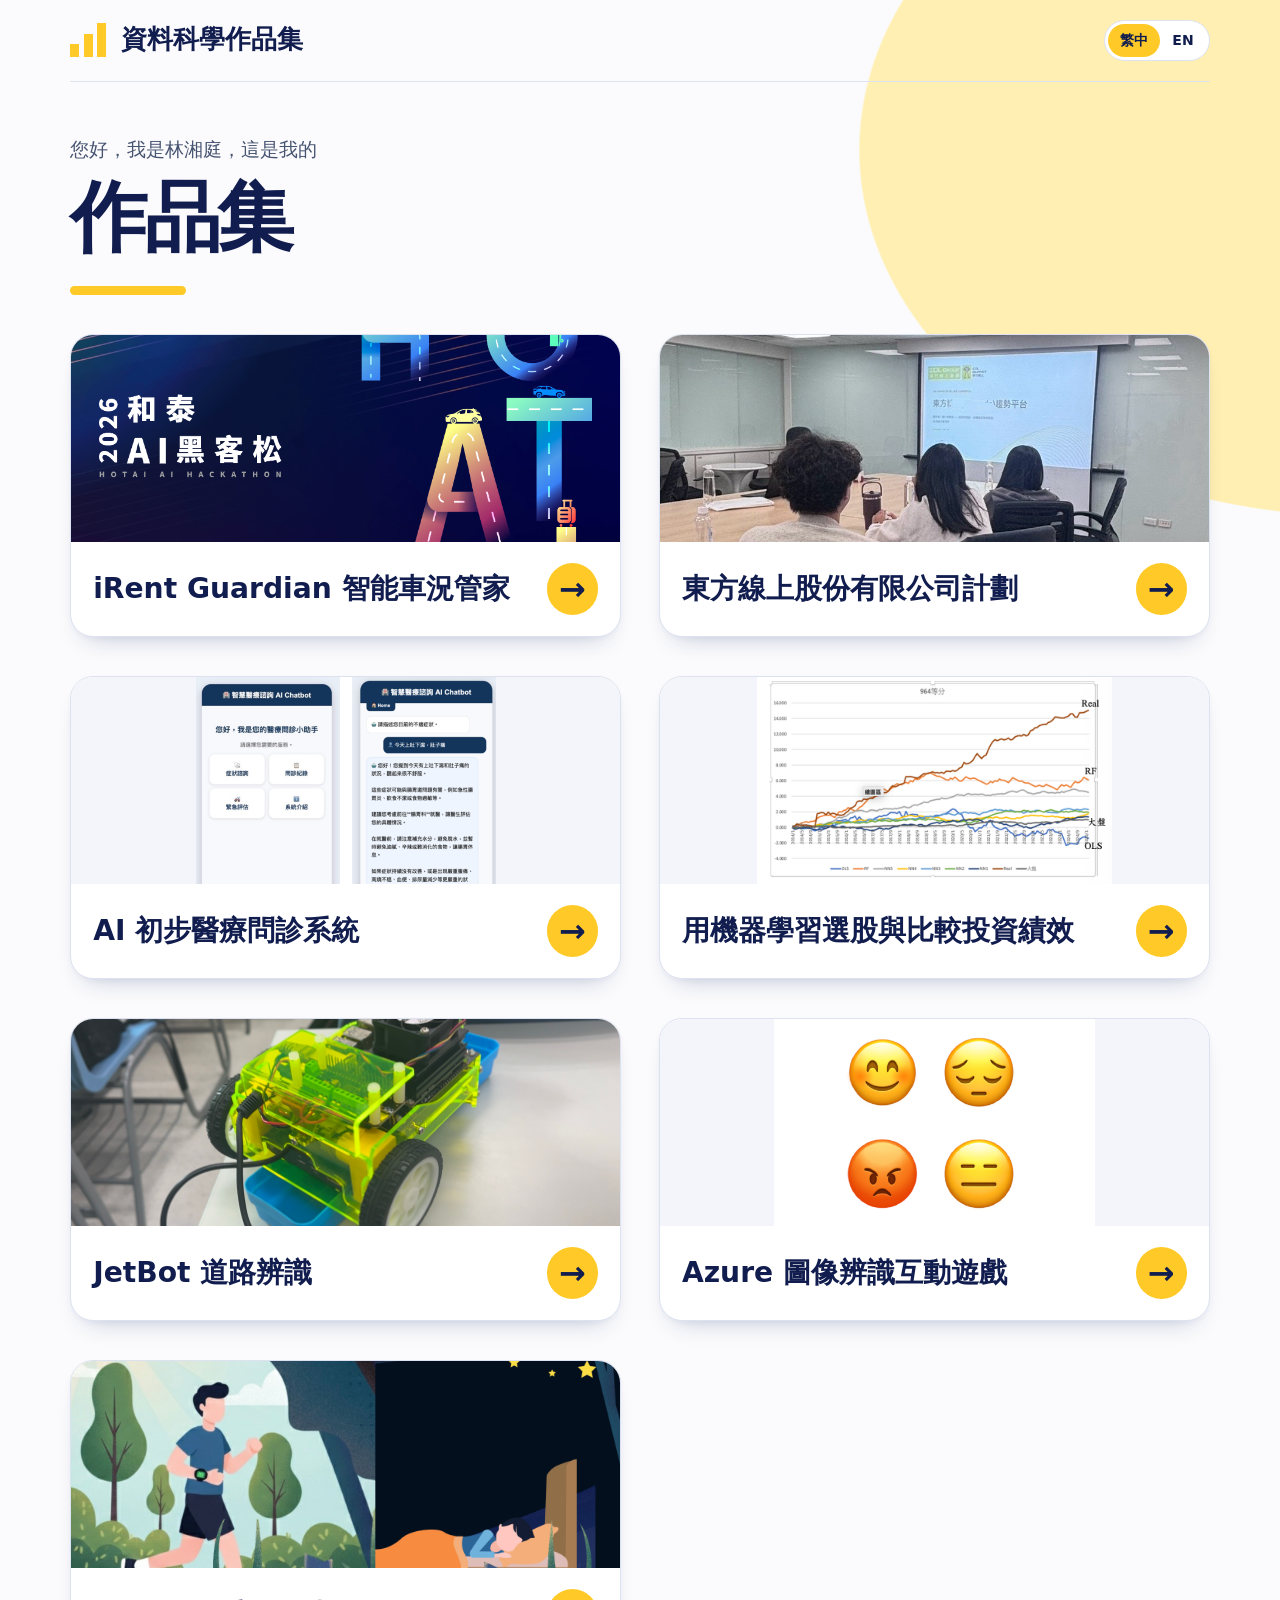
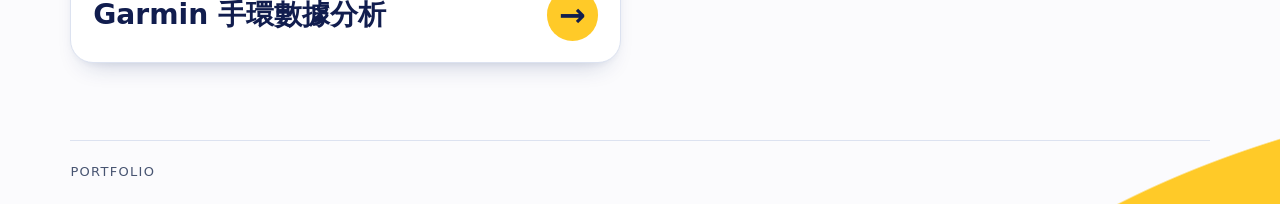
<file: index.html>
<!doctype html>
<html lang="zh-Hant"><head><meta charset="utf-8"><meta name="viewport" content="width=device-width,initial-scale=1"><meta name="description" content="作品集｜AI、機器學習與互動專題作品集"><meta name="color-scheme" content="light"><title>作品集 | PROJECTS</title><link rel="icon" href="assets/favicon.png" type="image/png"><link rel="stylesheet" href="assets/style.css?v=navy1"><script defer src="assets/projects.js"></script><script defer src="assets/app.js"></script></head>
<body><a class="skip" href="#main">跳至作品內容</a><header><a class="brand" href="index.html" aria-label="Projects home"><i aria-hidden="true"></i>PORTFOLIO / 作品集</a><div class="languages" role="group" aria-label="Language / 語言"><button type="button" data-lang="zh" aria-pressed="true" lang="zh-Hant">繁中</button><button type="button" data-lang="en" aria-pressed="false" lang="en">EN</button></div></header><main id="main"><noscript>請啟用 JavaScript 以瀏覽專題作品。Please enable JavaScript to view projects.</noscript></main><footer></footer></body></html>
</file>
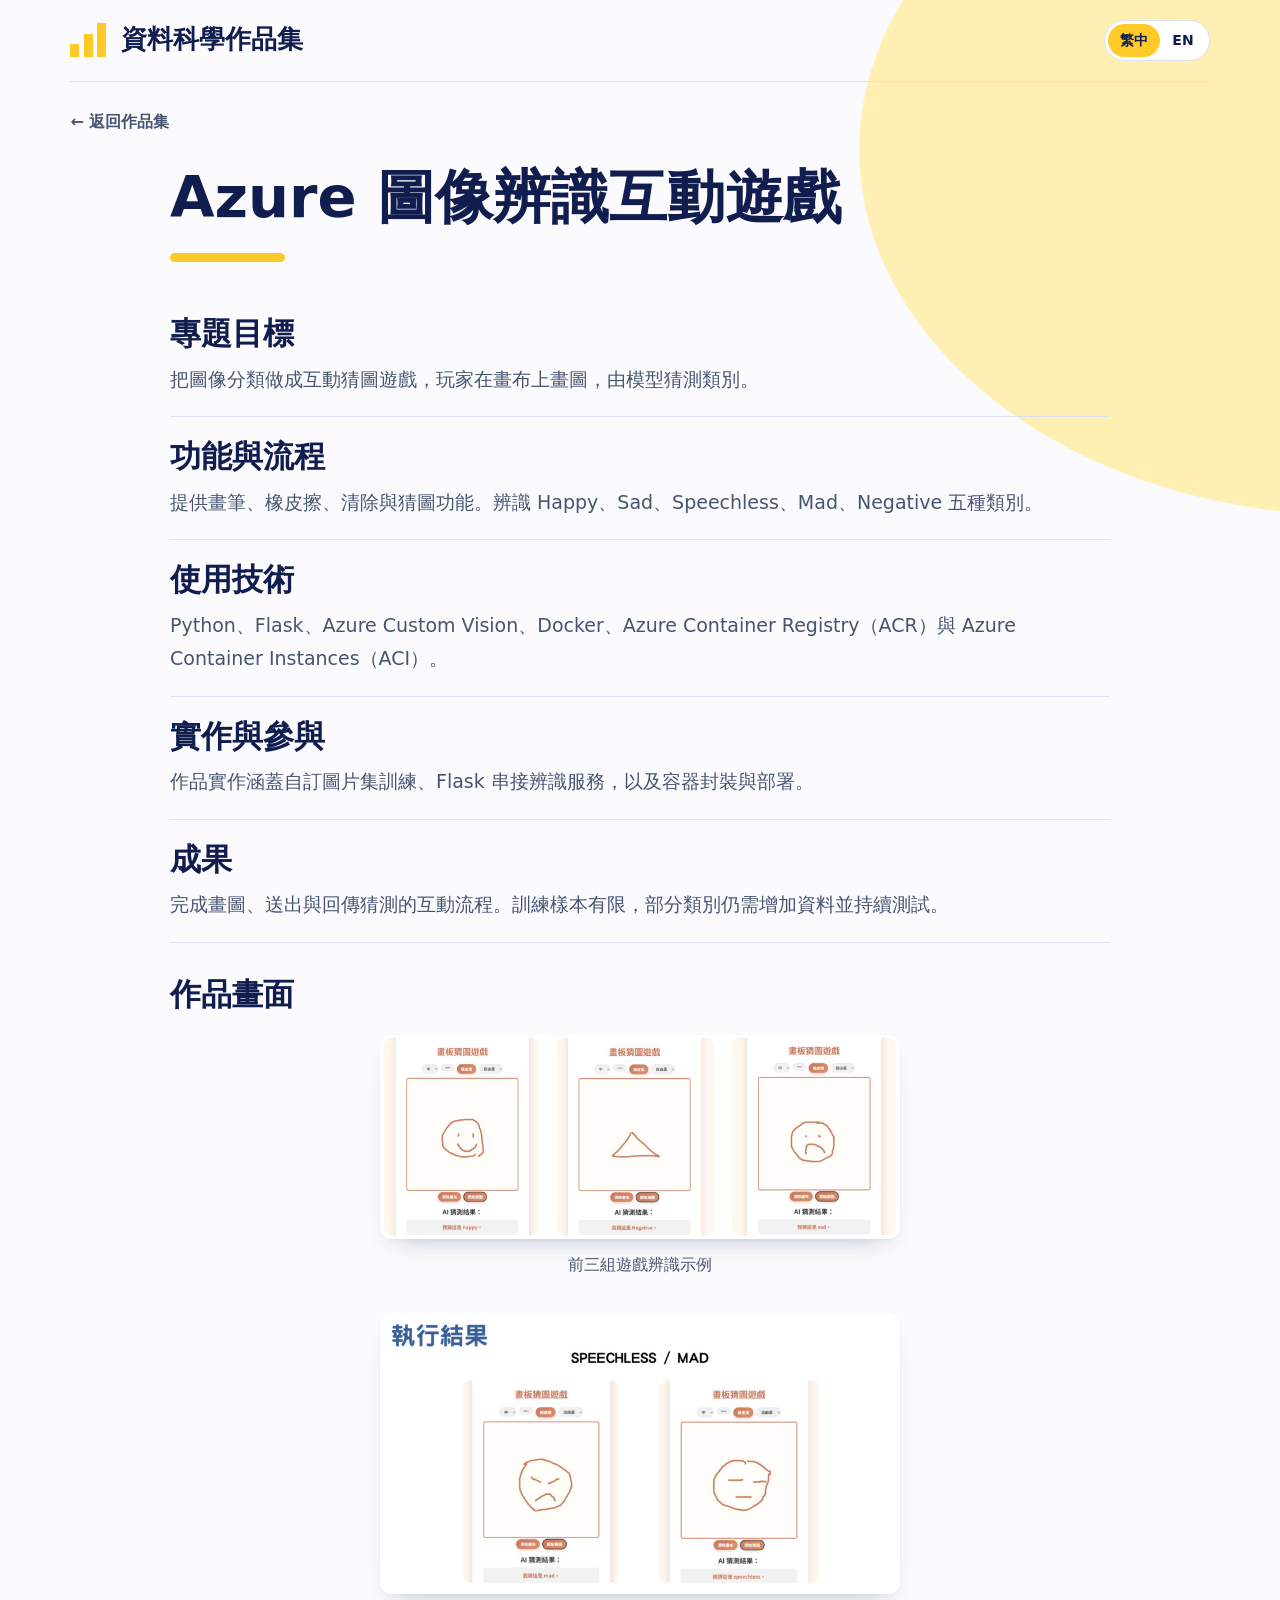
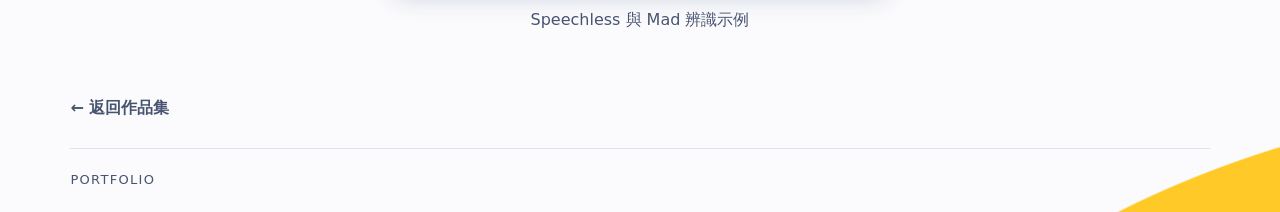
<file: projects/azure-game.html>
<!doctype html>
<html lang="zh-Hant"><head><meta charset="utf-8"><meta name="viewport" content="width=device-width,initial-scale=1"><meta name="description" content="Azure 圖像辨識互動遊戲｜AI、機器學習與互動專題作品集"><meta name="color-scheme" content="light"><title>Azure 圖像辨識互動遊戲 | PROJECTS</title><link rel="icon" href="../assets/favicon.png" type="image/png"><link rel="stylesheet" href="../assets/style.css?v=navy1"><script defer src="../assets/projects.js"></script><script defer src="../assets/app.js"></script></head>
<body data-project="azure-game"><a class="skip" href="#main">跳至作品內容</a><header><a class="brand" href="../index.html" aria-label="Projects home"><i aria-hidden="true"></i>PORTFOLIO / 作品集</a><div class="languages" role="group" aria-label="Language / 語言"><button type="button" data-lang="zh" aria-pressed="true" lang="zh-Hant">繁中</button><button type="button" data-lang="en" aria-pressed="false" lang="en">EN</button></div></header><main id="main"><noscript>請啟用 JavaScript 以瀏覽專題作品。Please enable JavaScript to view projects.</noscript></main><footer></footer></body></html>
</file>
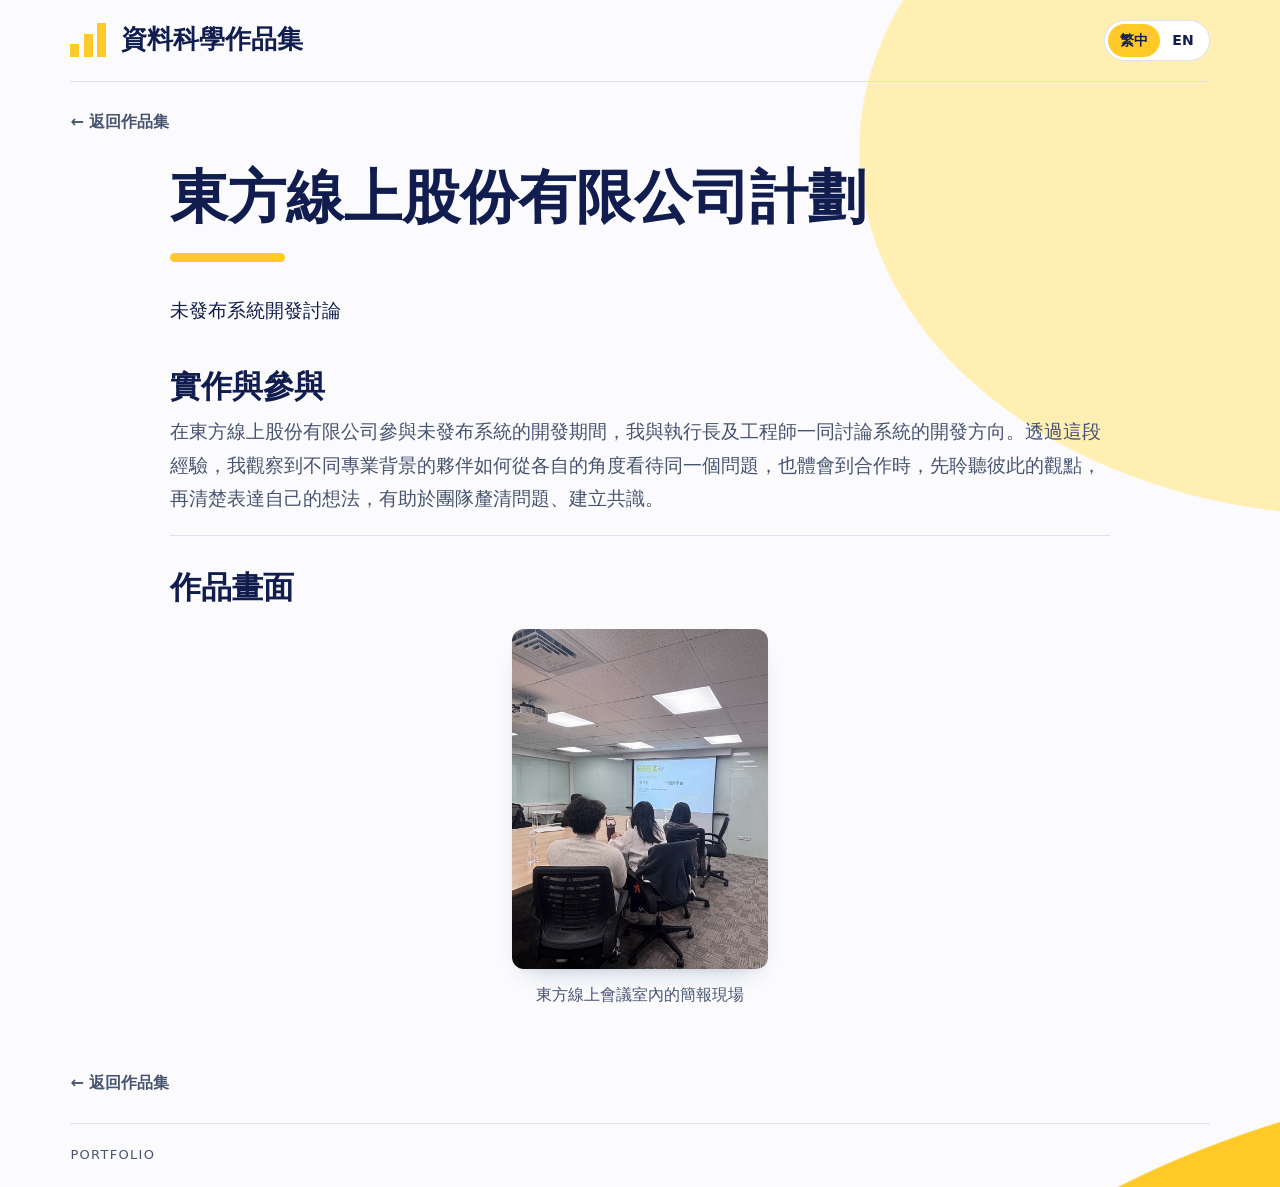
<file: projects/eastern-online.html>
<!doctype html>
<html lang="zh-Hant"><head><meta charset="utf-8"><meta name="viewport" content="width=device-width,initial-scale=1"><meta name="description" content="東方線上股份有限公司計劃｜AI、機器學習與互動專題作品集"><meta name="color-scheme" content="light"><title>東方線上股份有限公司計劃 | PROJECTS</title><link rel="icon" href="../assets/favicon.png" type="image/png"><link rel="stylesheet" href="../assets/style.css?v=navy1"><script defer src="../assets/projects.js"></script><script defer src="../assets/app.js"></script></head>
<body data-project="eastern-online"><a class="skip" href="#main">跳至作品內容</a><header><a class="brand" href="../index.html" aria-label="Projects home"><i aria-hidden="true"></i>PORTFOLIO / 作品集</a><div class="languages" role="group" aria-label="Language / 語言"><button type="button" data-lang="zh" aria-pressed="true" lang="zh-Hant">繁中</button><button type="button" data-lang="en" aria-pressed="false" lang="en">EN</button></div></header><main id="main"><noscript>請啟用 JavaScript 以瀏覽專題作品。Please enable JavaScript to view projects.</noscript></main><footer></footer></body></html>
</file>
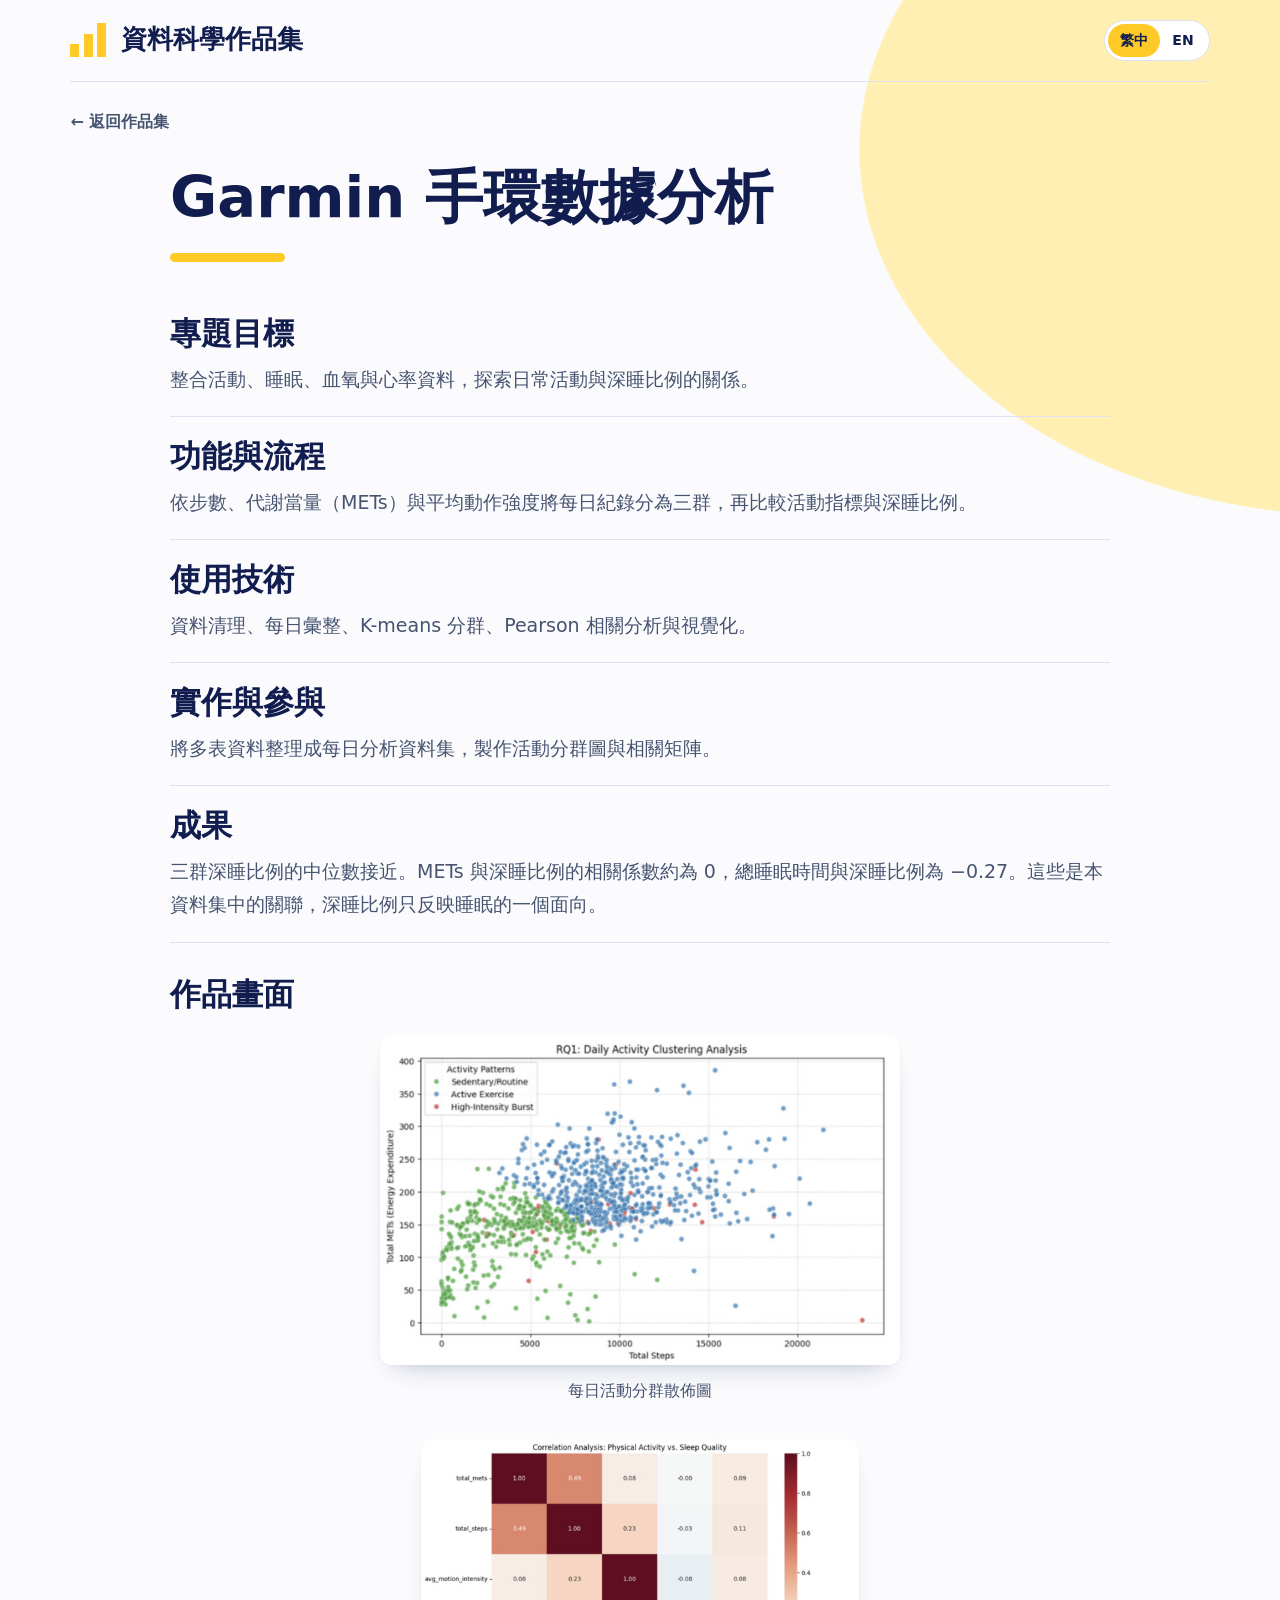
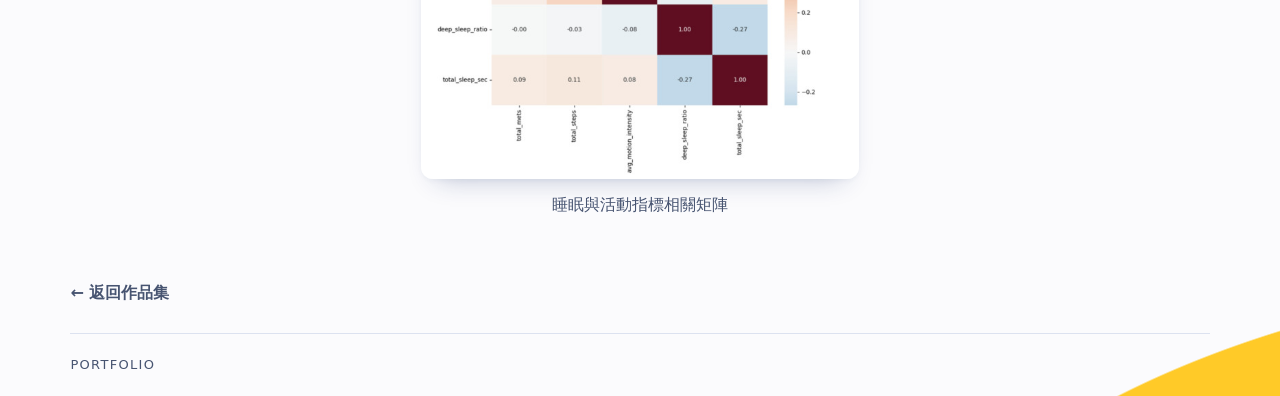
<file: projects/garmin.html>
<!doctype html>
<html lang="zh-Hant"><head><meta charset="utf-8"><meta name="viewport" content="width=device-width,initial-scale=1"><meta name="description" content="Garmin 手環數據分析｜AI、機器學習與互動專題作品集"><meta name="color-scheme" content="light"><title>Garmin 手環數據分析 | PROJECTS</title><link rel="icon" href="../assets/favicon.png" type="image/png"><link rel="stylesheet" href="../assets/style.css?v=navy1"><script defer src="../assets/projects.js"></script><script defer src="../assets/app.js"></script></head>
<body data-project="garmin"><a class="skip" href="#main">跳至作品內容</a><header><a class="brand" href="../index.html" aria-label="Projects home"><i aria-hidden="true"></i>PORTFOLIO / 作品集</a><div class="languages" role="group" aria-label="Language / 語言"><button type="button" data-lang="zh" aria-pressed="true" lang="zh-Hant">繁中</button><button type="button" data-lang="en" aria-pressed="false" lang="en">EN</button></div></header><main id="main"><noscript>請啟用 JavaScript 以瀏覽專題作品。Please enable JavaScript to view projects.</noscript></main><footer></footer></body></html>
</file>
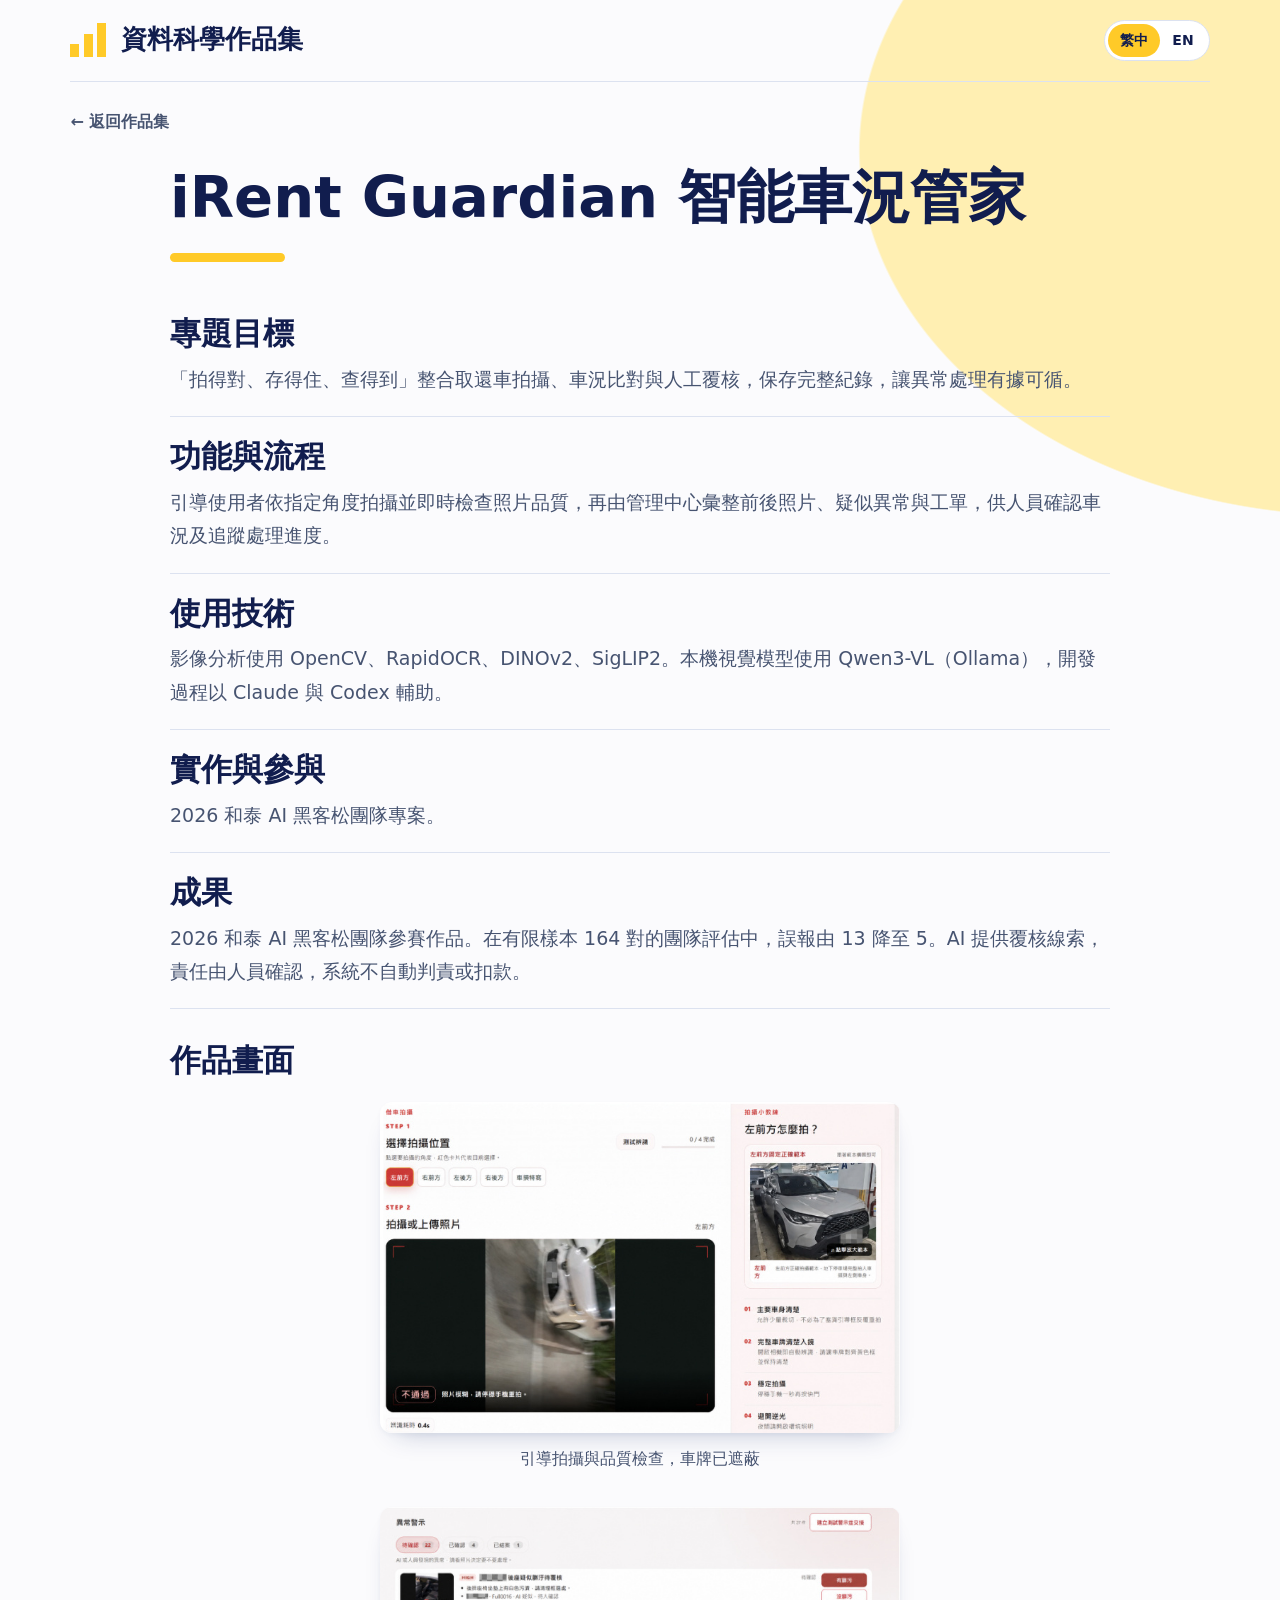
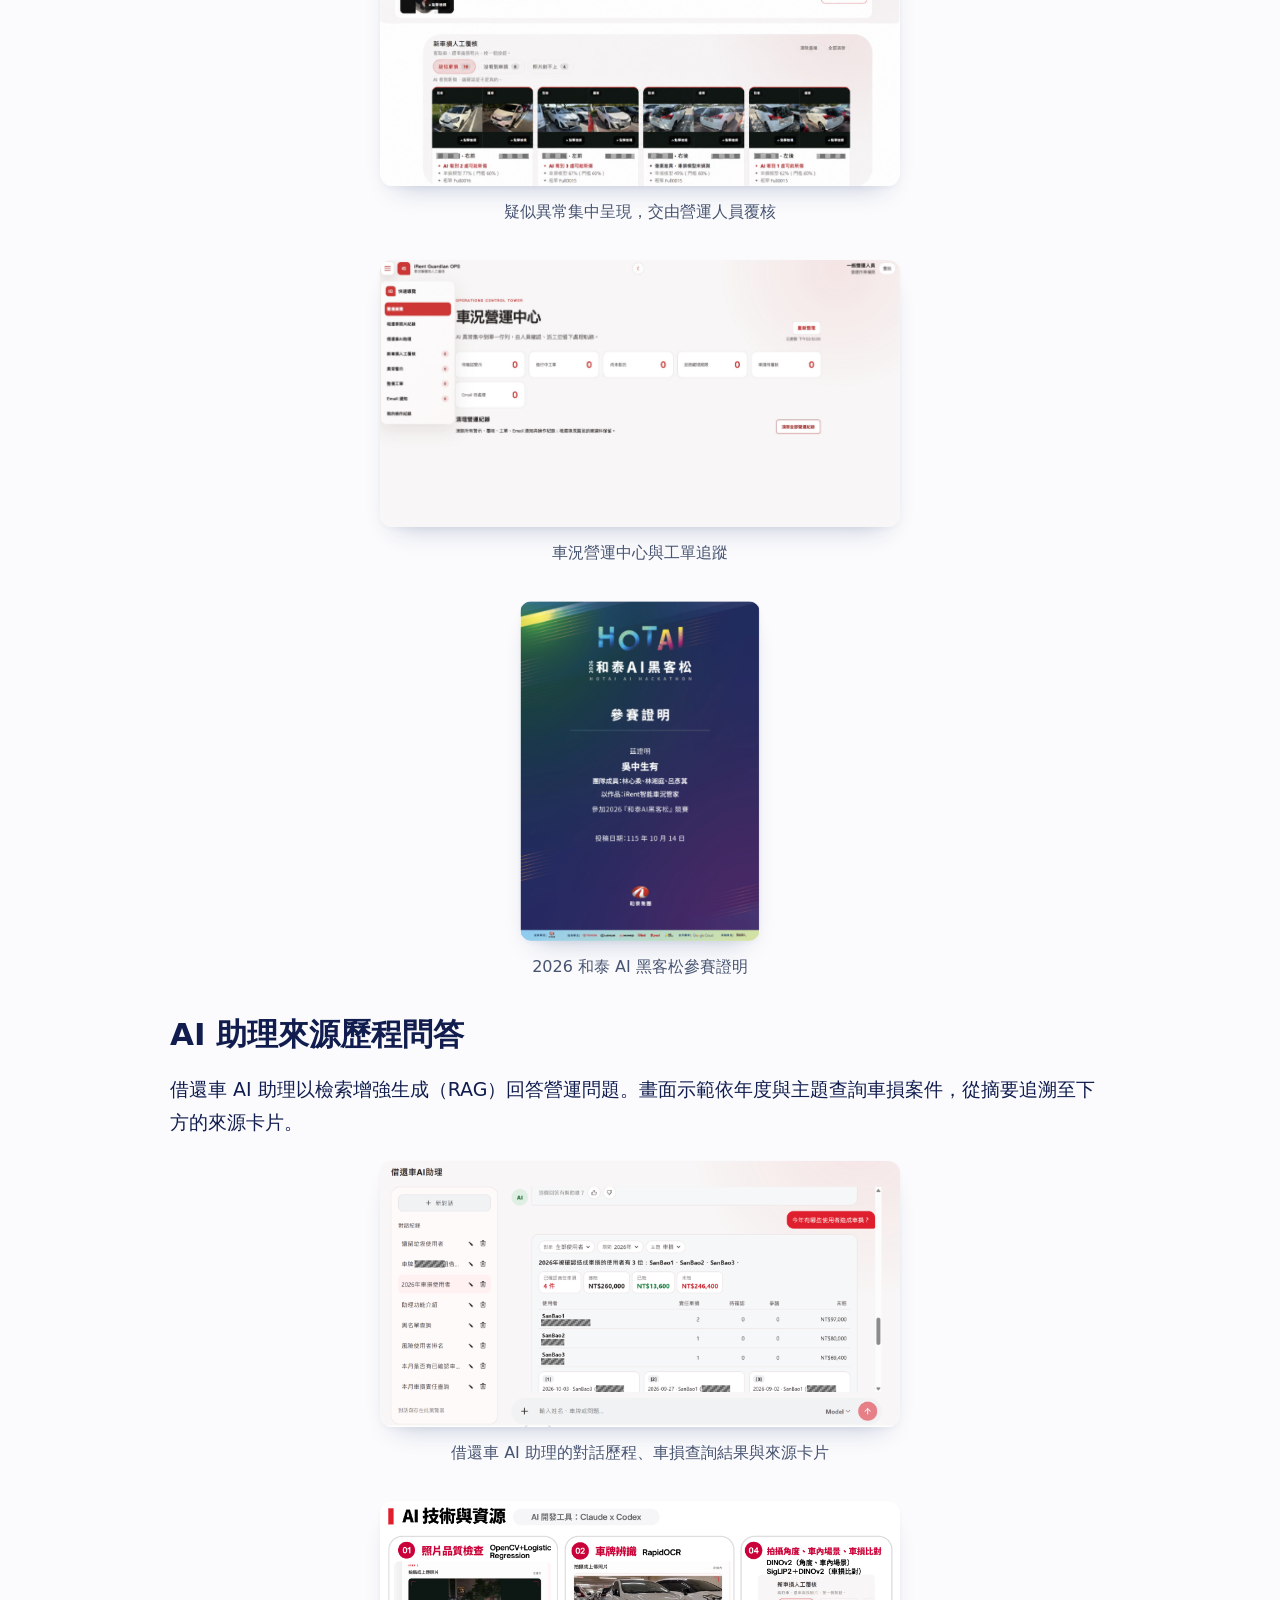
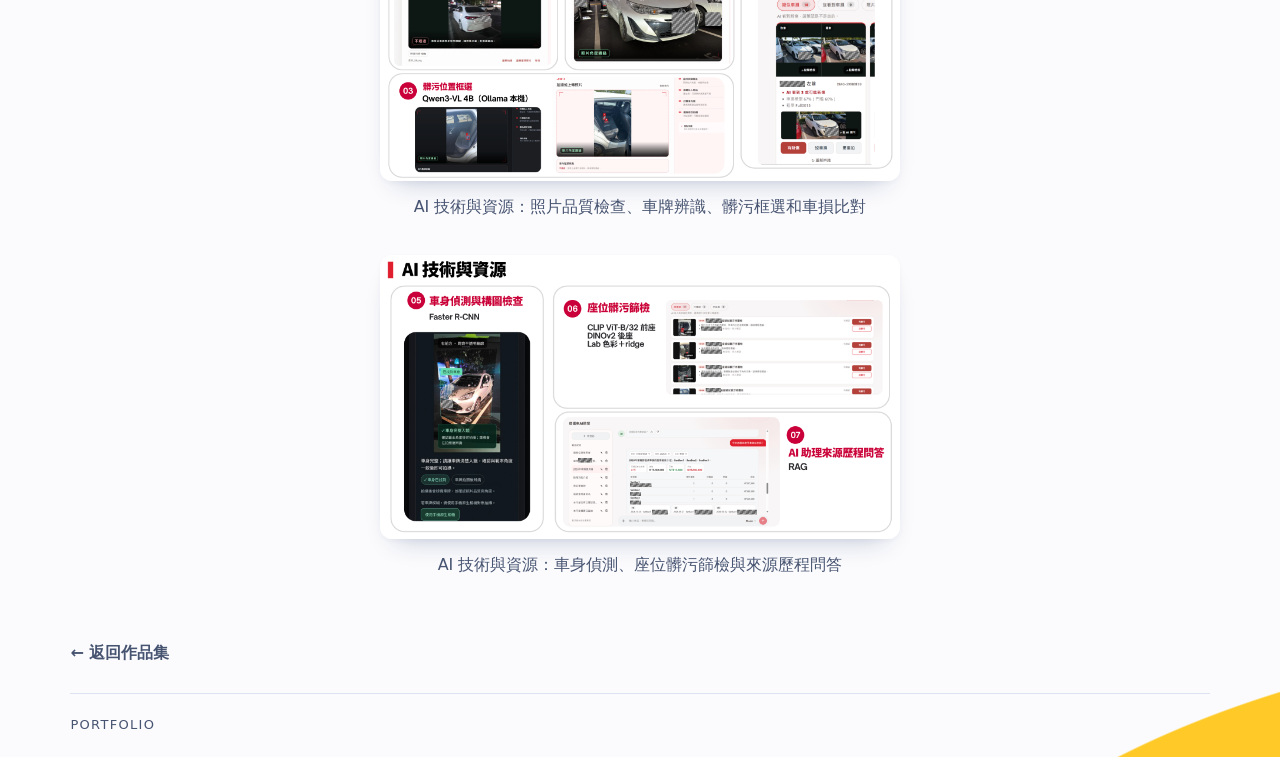
<file: projects/irent.html>
<!doctype html>
<html lang="zh-Hant"><head><meta charset="utf-8"><meta name="viewport" content="width=device-width,initial-scale=1"><meta name="description" content="iRent Guardian 智能車況管家｜AI、機器學習與互動專題作品集"><meta name="color-scheme" content="light"><title>iRent Guardian 智能車況管家 | PROJECTS</title><link rel="icon" href="../assets/favicon.png" type="image/png"><link rel="stylesheet" href="../assets/style.css?v=navy1"><script defer src="../assets/projects.js"></script><script defer src="../assets/app.js"></script></head>
<body data-project="irent"><a class="skip" href="#main">跳至作品內容</a><header><a class="brand" href="../index.html" aria-label="Projects home"><i aria-hidden="true"></i>PORTFOLIO / 作品集</a><div class="languages" role="group" aria-label="Language / 語言"><button type="button" data-lang="zh" aria-pressed="true" lang="zh-Hant">繁中</button><button type="button" data-lang="en" aria-pressed="false" lang="en">EN</button></div></header><main id="main"><noscript>請啟用 JavaScript 以瀏覽專題作品。Please enable JavaScript to view projects.</noscript></main><footer></footer></body></html>
</file>
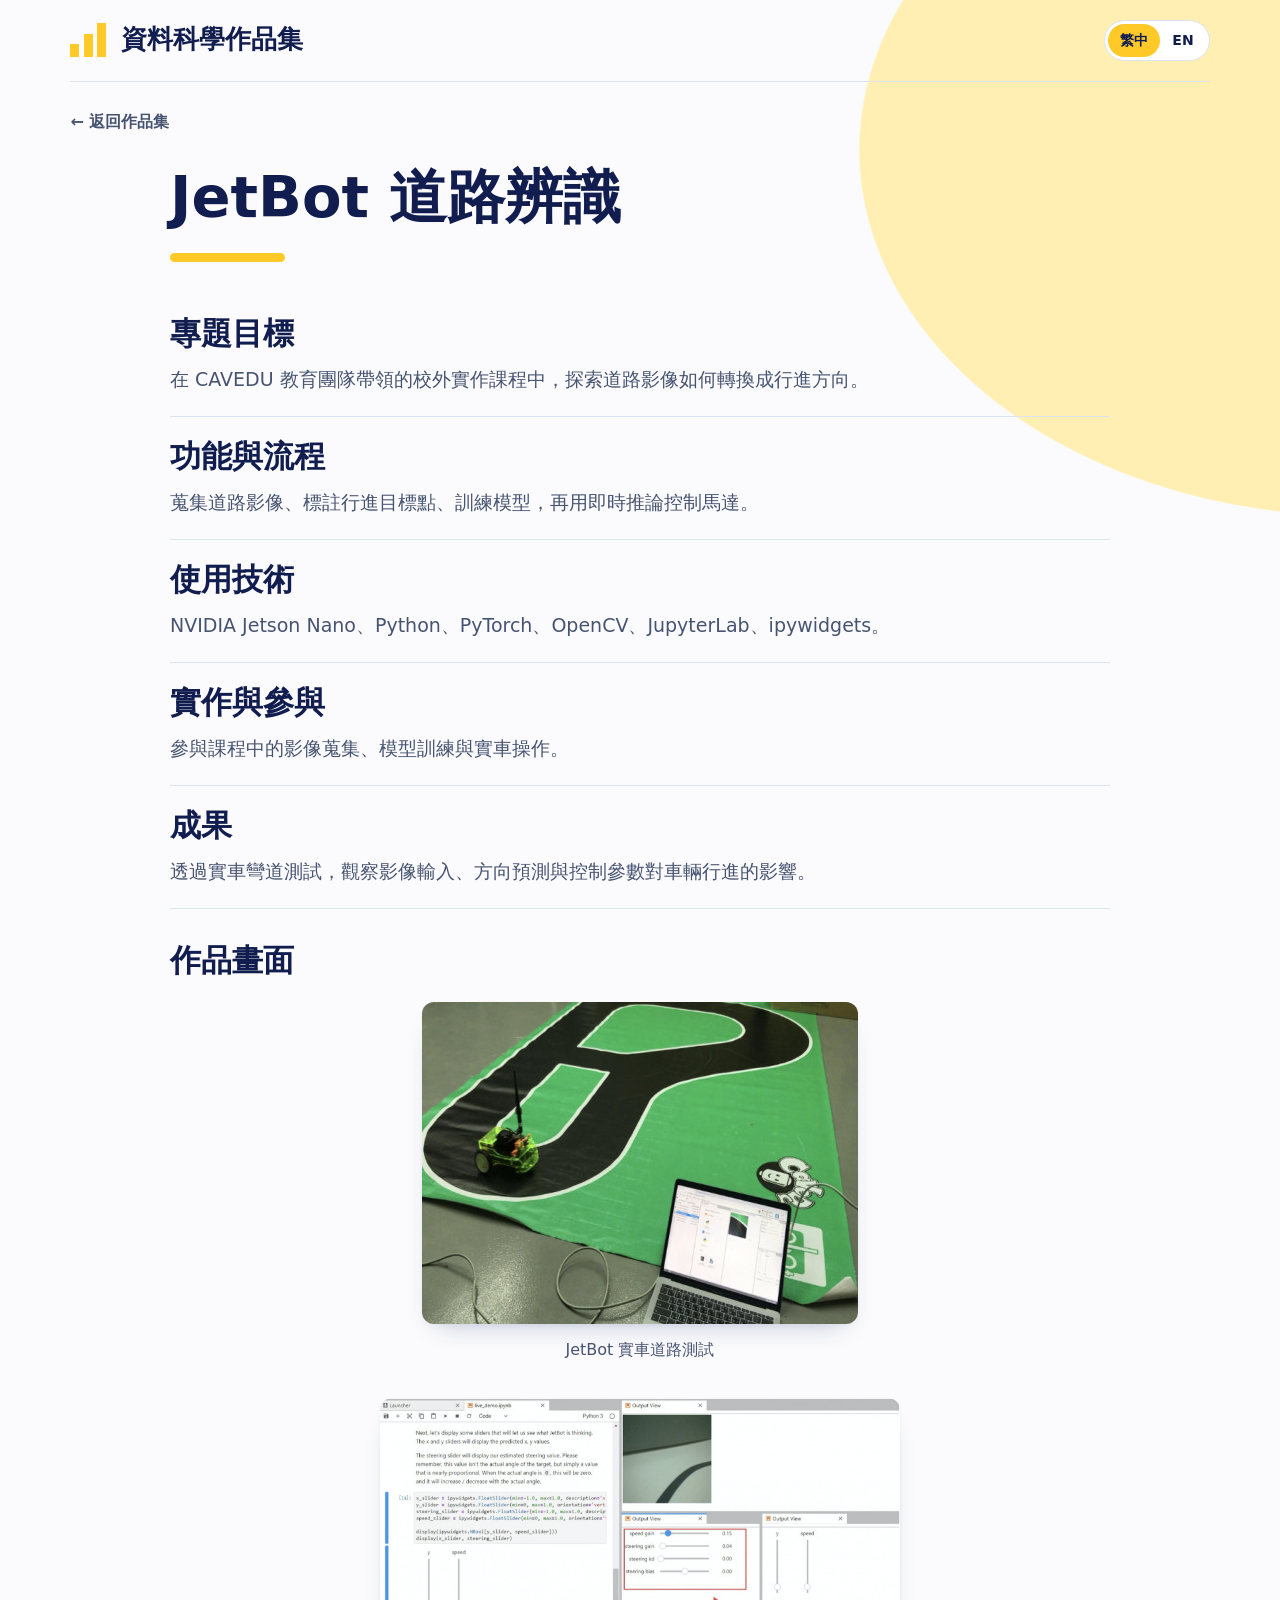
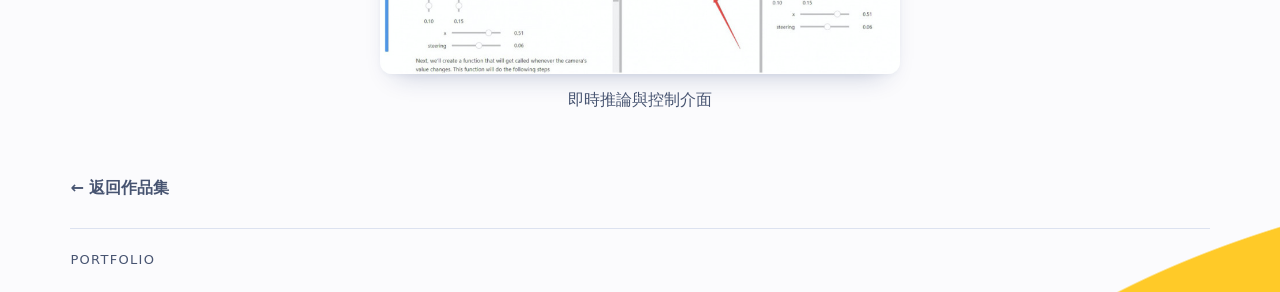
<file: projects/jetbot.html>
<!doctype html>
<html lang="zh-Hant"><head><meta charset="utf-8"><meta name="viewport" content="width=device-width,initial-scale=1"><meta name="description" content="JetBot 道路辨識｜AI、機器學習與互動專題作品集"><meta name="color-scheme" content="light"><title>JetBot 道路辨識 | PROJECTS</title><link rel="icon" href="../assets/favicon.png" type="image/png"><link rel="stylesheet" href="../assets/style.css?v=navy1"><script defer src="../assets/projects.js"></script><script defer src="../assets/app.js"></script></head>
<body data-project="jetbot"><a class="skip" href="#main">跳至作品內容</a><header><a class="brand" href="../index.html" aria-label="Projects home"><i aria-hidden="true"></i>PORTFOLIO / 作品集</a><div class="languages" role="group" aria-label="Language / 語言"><button type="button" data-lang="zh" aria-pressed="true" lang="zh-Hant">繁中</button><button type="button" data-lang="en" aria-pressed="false" lang="en">EN</button></div></header><main id="main"><noscript>請啟用 JavaScript 以瀏覽專題作品。Please enable JavaScript to view projects.</noscript></main><footer></footer></body></html>
</file>
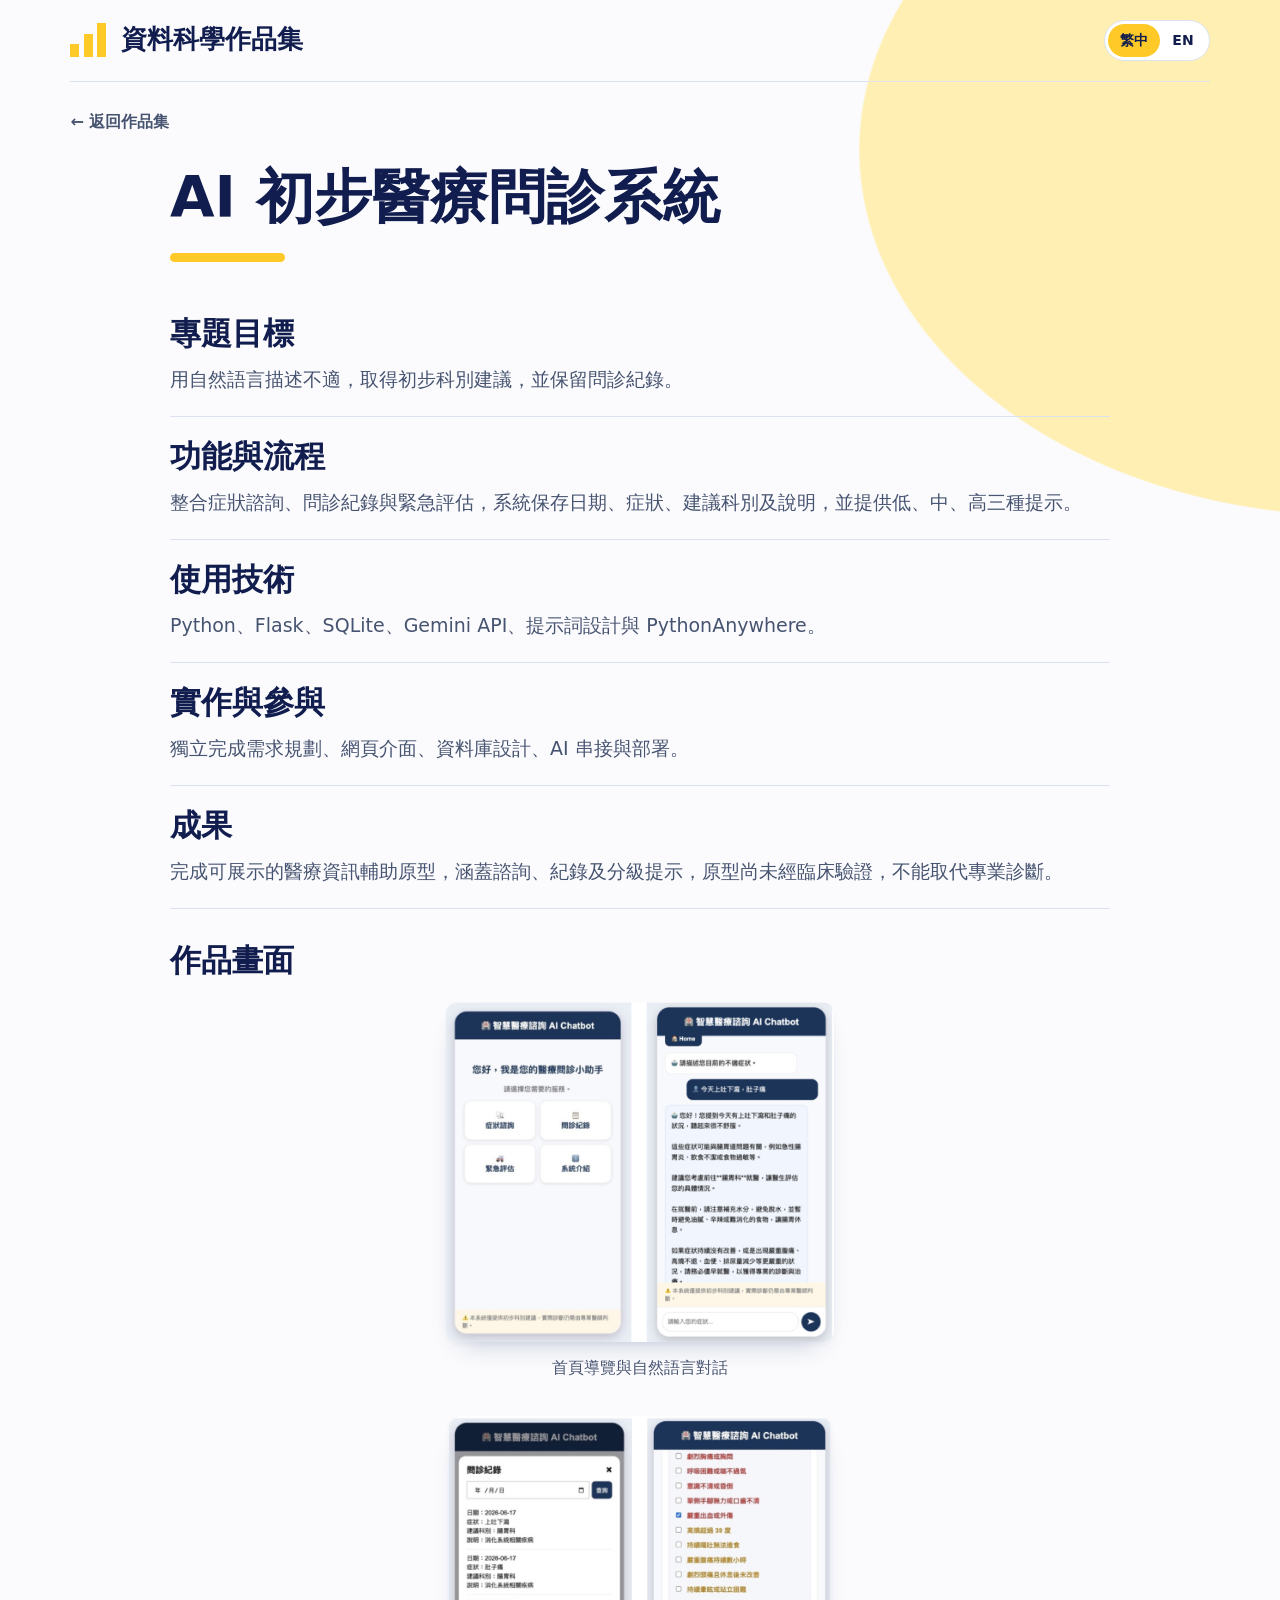
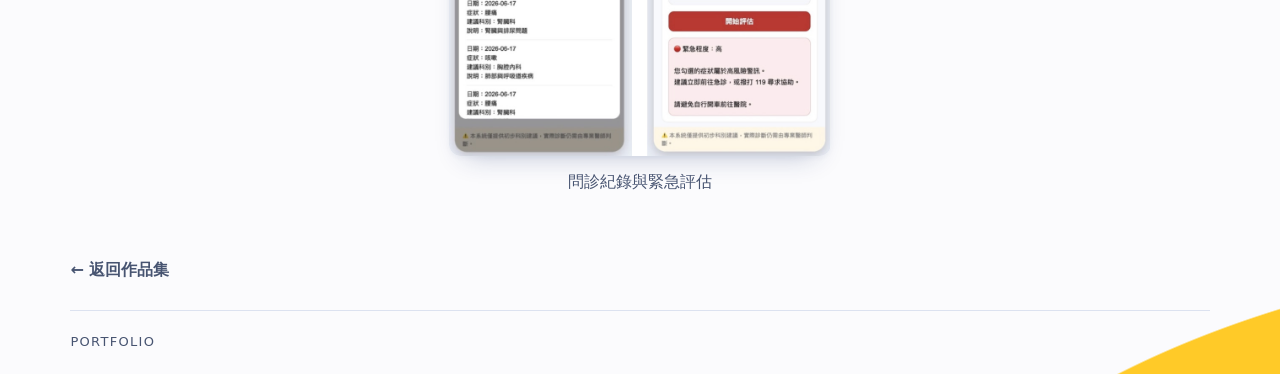
<file: projects/medical.html>
<!doctype html>
<html lang="zh-Hant"><head><meta charset="utf-8"><meta name="viewport" content="width=device-width,initial-scale=1"><meta name="description" content="AI 初步醫療問診系統｜AI、機器學習與互動專題作品集"><meta name="color-scheme" content="light"><title>AI 初步醫療問診系統 | PROJECTS</title><link rel="icon" href="../assets/favicon.png" type="image/png"><link rel="stylesheet" href="../assets/style.css?v=navy1"><script defer src="../assets/projects.js"></script><script defer src="../assets/app.js"></script></head>
<body data-project="medical"><a class="skip" href="#main">跳至作品內容</a><header><a class="brand" href="../index.html" aria-label="Projects home"><i aria-hidden="true"></i>PORTFOLIO / 作品集</a><div class="languages" role="group" aria-label="Language / 語言"><button type="button" data-lang="zh" aria-pressed="true" lang="zh-Hant">繁中</button><button type="button" data-lang="en" aria-pressed="false" lang="en">EN</button></div></header><main id="main"><noscript>請啟用 JavaScript 以瀏覽專題作品。Please enable JavaScript to view projects.</noscript></main><footer></footer></body></html>
</file>
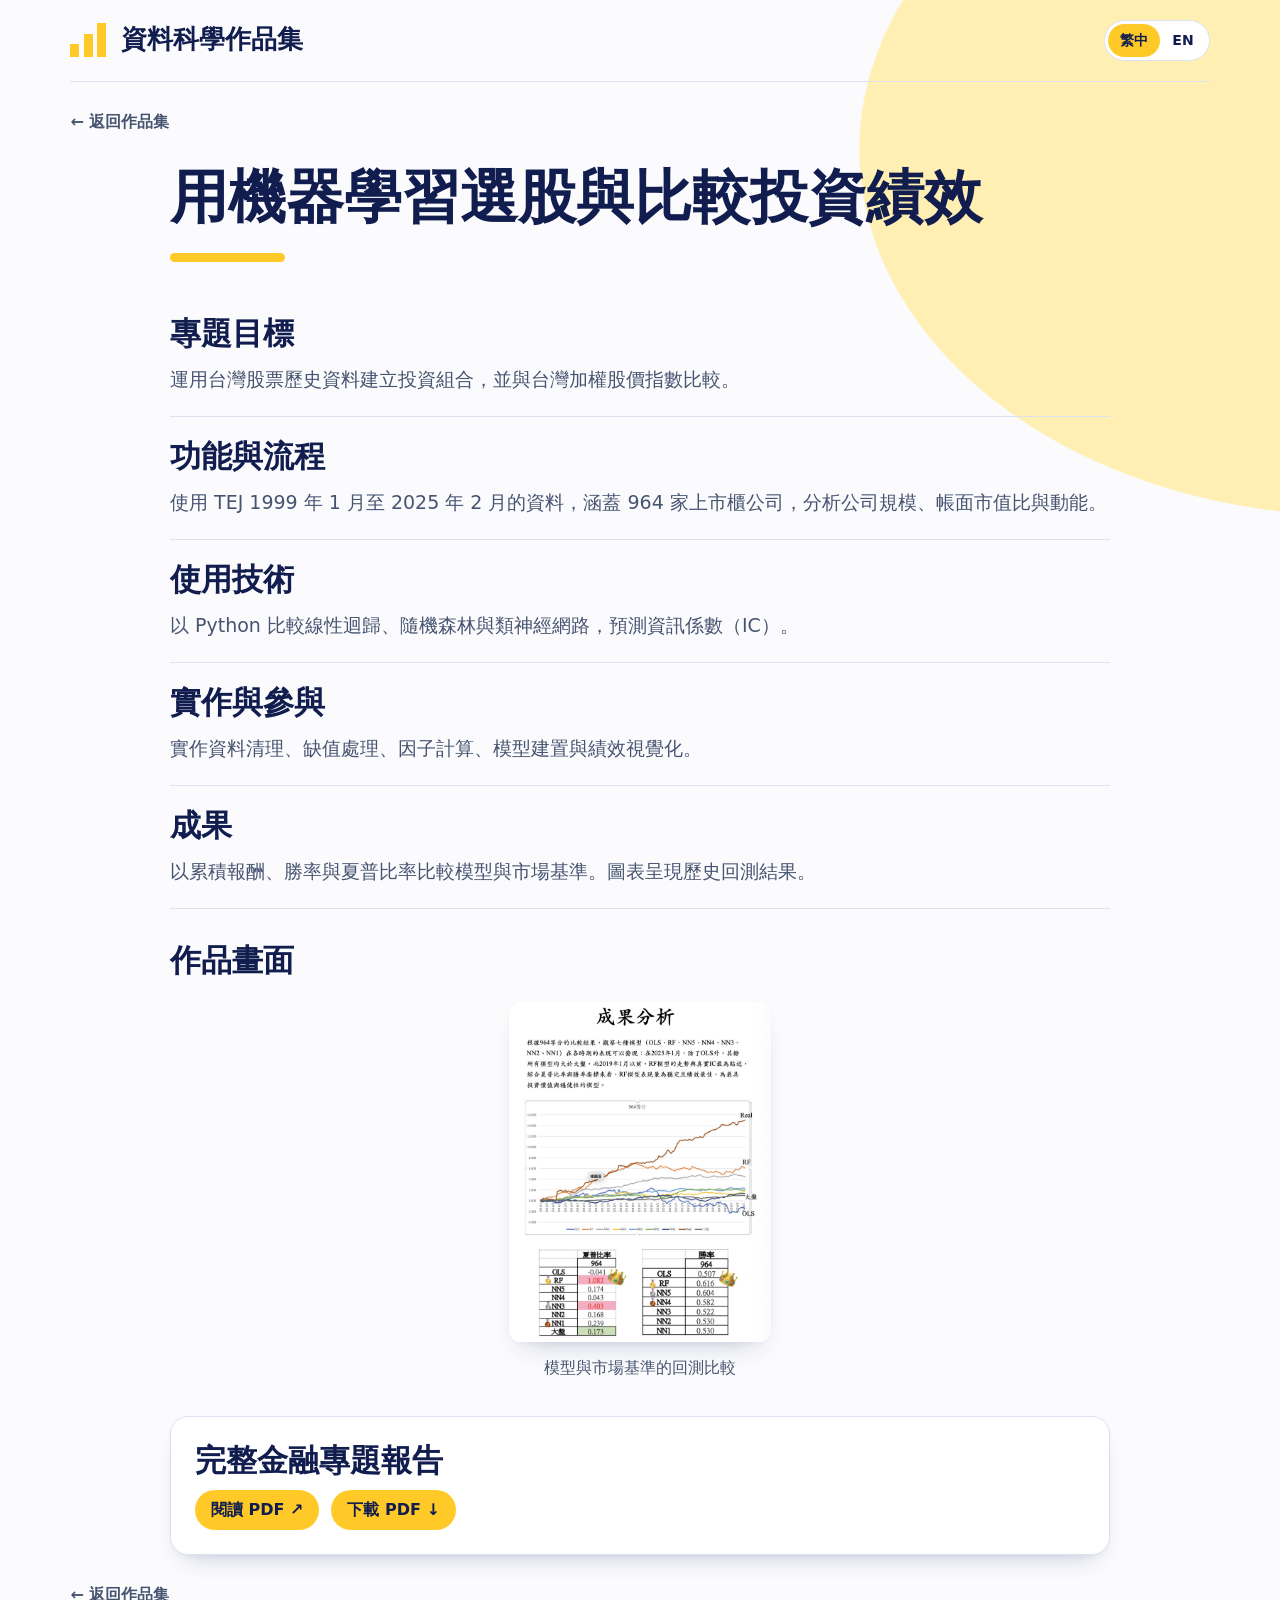
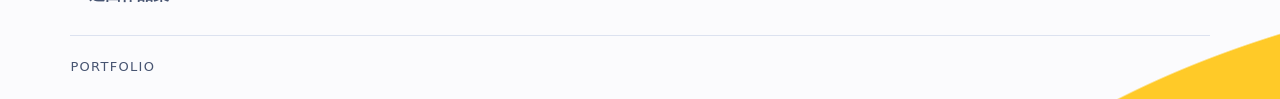
<file: projects/portfolio-ml.html>
<!doctype html>
<html lang="zh-Hant"><head><meta charset="utf-8"><meta name="viewport" content="width=device-width,initial-scale=1"><meta name="description" content="用機器學習選股與比較投資績效｜AI、機器學習與互動專題作品集"><meta name="color-scheme" content="light"><title>用機器學習選股與比較投資績效 | PROJECTS</title><link rel="icon" href="../assets/favicon.png" type="image/png"><link rel="stylesheet" href="../assets/style.css?v=navy1"><script defer src="../assets/projects.js"></script><script defer src="../assets/app.js"></script></head>
<body data-project="portfolio-ml"><a class="skip" href="#main">跳至作品內容</a><header><a class="brand" href="../index.html" aria-label="Projects home"><i aria-hidden="true"></i>PORTFOLIO / 作品集</a><div class="languages" role="group" aria-label="Language / 語言"><button type="button" data-lang="zh" aria-pressed="true" lang="zh-Hant">繁中</button><button type="button" data-lang="en" aria-pressed="false" lang="en">EN</button></div></header><main id="main"><noscript>請啟用 JavaScript 以瀏覽專題作品。Please enable JavaScript to view projects.</noscript></main><footer></footer></body></html>
</file>
<file: assets/style.css>
:root {
  color-scheme: light;
  --navy: #111d4e;
  --muted: #475471;
  --yellow: #ffca28;
  --line: #dce2f0;
  --paper: #fbfbfd;
  --shadow: 0 14px 26px -16px #172d6a50, 0 2px 5px #172d6a09;
}
* { box-sizing: border-box; }
body {
  min-height: 100vh;
  margin: 0;
  color: var(--navy);
  background:
    radial-gradient(ellipse 680px 500px at 106% 150px, #ffefb2 0 73%, transparent 73.3%),
    radial-gradient(ellipse 900px 480px at calc(100% + 430px) calc(100% + 330px), var(--yellow) 0 95%, transparent 95.3%),
    var(--paper);
  font: 19px/1.75 Inter, "PingFang TC", "Microsoft JhengHei", system-ui, sans-serif;
}
a { color: inherit; text-decoration: none; }
button { font: inherit; cursor: pointer; }
header, main, footer { width: min(1540px, calc(100% - clamp(36px, 11vw, 210px))); margin-inline: auto; }
header {
  display: flex; align-items: center; justify-content: space-between; gap: 18px;
  padding: 20px 0; border-bottom: 1px solid var(--line);
}
.brand { display: inline-flex; align-items: center; gap: 15px; font-weight: 850; font-size: clamp(16px, 2vw, 27px); line-height: 1.25; }
.brand i {
  flex: none; width: 36px; height: 34px;
  background: linear-gradient(var(--yellow),var(--yellow)) bottom left / 9px 39% no-repeat,
    linear-gradient(var(--yellow),var(--yellow)) bottom center / 9px 68% no-repeat,
    linear-gradient(var(--yellow),var(--yellow)) bottom right / 9px 100% no-repeat;
}
.languages { flex: none; display: flex; padding: 3px; border: 1px solid var(--line); background: #fff; border-radius: 24px; }
.languages button { padding: 4px 12px; border: 0; border-radius: 20px; background: transparent; color: var(--navy); font-size: 14px; font-weight: 700; }
.languages button[aria-pressed=true] { background: var(--yellow); }
.intro { margin: clamp(32px, 4vw, 66px) 0 clamp(26px, 3vw, 46px); }
.intro p { margin: 0 0 4px; color: var(--muted); font-size: clamp(16px, 1.5vw, 21px); }
h1, h2 { line-height: 1.25; overflow-wrap: anywhere; }
.intro h1 { margin: 0; font-size: clamp(52px, 6vw, 100px); font-weight: 900; letter-spacing: -.045em; }
.intro::after, .project-detail h1::after {
  content: ""; display: block; width: clamp(70px, 9vw, 150px); height: 9px;
  border-radius: 8px; background: var(--yellow); margin-top: 20px;
}
.project-grid { display: grid; grid-template-columns: repeat(2, minmax(0, 1fr)); gap: clamp(20px, 3vw, 46px); margin-bottom: clamp(44px, 6vw, 92px); }
.project-card {
  display: flex; flex-direction: column; overflow: hidden; background: #fff;
  border: 1px solid var(--line); border-radius: 23px; box-shadow: var(--shadow);
  transition: transform .2s, box-shadow .2s;
}
.project-card:hover { transform: translateY(-4px); box-shadow: 0 18px 32px -15px #172d6a62; }
.project-card img { display: block; width: 100%; aspect-ratio: 2.65; object-fit: cover; object-position: center; background: #edf0f7; }
.project-card:is([href$="medical.html"], [href$="portfolio-ml.html"], [href$="azure-game.html"]) img { object-fit: contain; background: #f3f5fa; }
.card-title { flex: 1; display: flex; align-items: center; justify-content: space-between; gap: 16px; padding: clamp(14px, 1.7vw, 26px); }
.card-title h2 { margin: 0; font-size: clamp(20px, 2.2vw, 34px); font-weight: 850; }
.card-arrow { flex: none; display: grid; place-items: center; width: clamp(38px, 4vw, 58px); aspect-ratio: 1; border-radius: 50%; background: var(--yellow); font-size: clamp(22px, 2.5vw, 34px); font-weight: 800; line-height: 1; }
footer { border-top: 1px solid var(--line); padding: 20px 0; font-size: 13px; letter-spacing: .1em; color: var(--muted); }
.back { display: inline-block; margin: 26px 0; color: var(--muted); font-weight: 700; font-size: 16px; }
.back:hover, .report a:hover { text-decoration: underline; text-underline-offset: 4px; }
.project-detail { max-width: 940px; margin: auto; }
.project-detail h1 { margin: 0 0 32px; font-size: clamp(34px, 4.5vw, 64px); font-weight: 900; }
.project-detail h2 { margin: 0 0 10px; font-size: clamp(22px, 2.5vw, 31px); }
.copy-section { padding: 20px 0; border-bottom: 1px solid var(--line); }
.copy-section p { margin: 0; color: var(--muted); }
.gallery, .report { margin-top: 32px; }
figure { margin: 22px auto 34px; max-width: 520px; }
.image-button { display: block; width: 100%; padding: 0; border: 0; background: transparent; cursor: zoom-in; }
.image-button img { display: block; width: auto; max-width: 100%; max-height: 340px; height: auto; margin: auto; border-radius: 12px; box-shadow: var(--shadow); transition: transform .2s, box-shadow .2s; }
@media (hover: hover) and (pointer: fine) {
  .image-button:hover img { transform: translateY(-4px); box-shadow: 0 18px 32px -15px #172d6a62; }
}
.image-button:focus-visible img { transform: translateY(-4px); box-shadow: 0 18px 32px -15px #172d6a62; }
figcaption { text-align: center; font-size: 16px; color: var(--muted); margin-top: 12px; }
.report { padding: 24px; border: 1px solid var(--line); border-radius: 18px; background: white; box-shadow: var(--shadow); }
.report p { display: flex; gap: 12px; flex-wrap: wrap; margin: 0; }
.report a, .close-button { display: inline-block; border: 0; border-radius: 99px; padding: 6px 16px; background: var(--yellow); color: var(--navy); font-size: 16px; font-weight: 700; }
.image-viewer { width: min(1100px, 95vw); max-height: 94vh; padding: 18px; border: 1px solid var(--line); border-radius: 18px; background: white; color: var(--navy); }
.image-viewer::backdrop { background: #101b44df; }
.image-viewer img { display: block; max-width: 100%; max-height: 75vh; width: auto; height: auto; margin: auto; }
.image-viewer p { font-size: 16px; text-align: center; margin: 12px 0 0; }
.image-viewer form { text-align: right; margin-bottom: 12px; }
:focus-visible { outline: 3px solid #3158a5; outline-offset: 4px; }
.skip { position: absolute; top: -100px; padding: 10px; background: white; }
.skip:focus { top: 0; }
@media (max-width: 660px) {
  header { padding: 14px 0; }
  body { font-size: 17px; }
  .brand { gap: 9px; }
  .brand i { transform: scale(.78); transform-origin: left center; margin-right: -6px; }
  .project-grid { grid-template-columns: 1fr; }
  .project-card { border-radius: 16px; }
  .project-card img { aspect-ratio: 2.25; }
}
@media (prefers-reduced-motion: reduce) {
  .project-card, .image-button img { transition: none; }
  .image-button:hover img, .image-button:focus-visible img { transform: none; }
}
</file>
